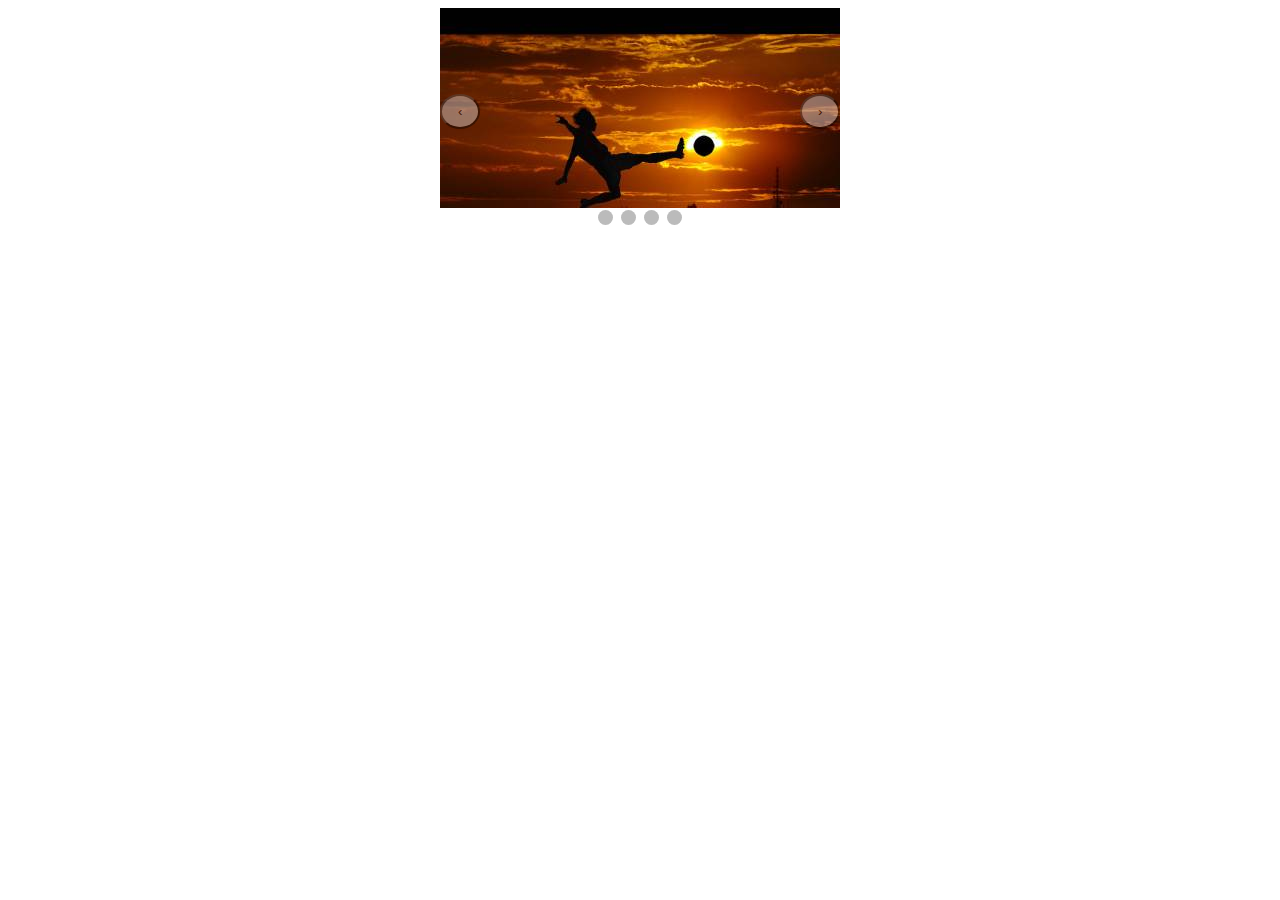
<file: JS-Projects/ast1/index.html>
<!DOCTYPE html>
<html>

<head>
  <meta charset="utf-8" />
  <meta http-equiv="X-UA-Compatible" content="IE=edge" />
  <title>Page Title</title>
  <meta name="viewport" content="width=device-width, initial-scale=1" />
  <link rel="stylesheet" type="text/css" media="screen" href="style.css" />
</head>

<body>
  <div id='carousel-container'>
    <div id='carousel-image-wrapper'>
      <img src="images/img1.jpg" alt="Image" />
      <img src="images/img2.jpg" alt="Image" />
      <img src="images/img3.jpg" alt="Image" />
      <img src="images/img4.jpg" alt="Image" />
    </div>
    <button id="previous-button" onclick="setDirectionLeft()">&#8249;</button>
    <button id="next-button" onclick="setDirectionRight()">&#8250;</button>
  </div>
  <div class="dot-buttons" style="text-align:center">
    <span id="0" class="inactive" onclick="dotOnclick(this.id)"></span>
    <span id="1" class="inactive" onclick="dotOnclick(this.id)"></span>
    <span id="2" class="inactive" onclick="dotOnclick(this.id)"></span>
    <span id="3" class="inactive" onclick="dotOnclick(this.id)"></span>
  </div>
  <script src="script.js"></script>
</body>

</html>
</file>
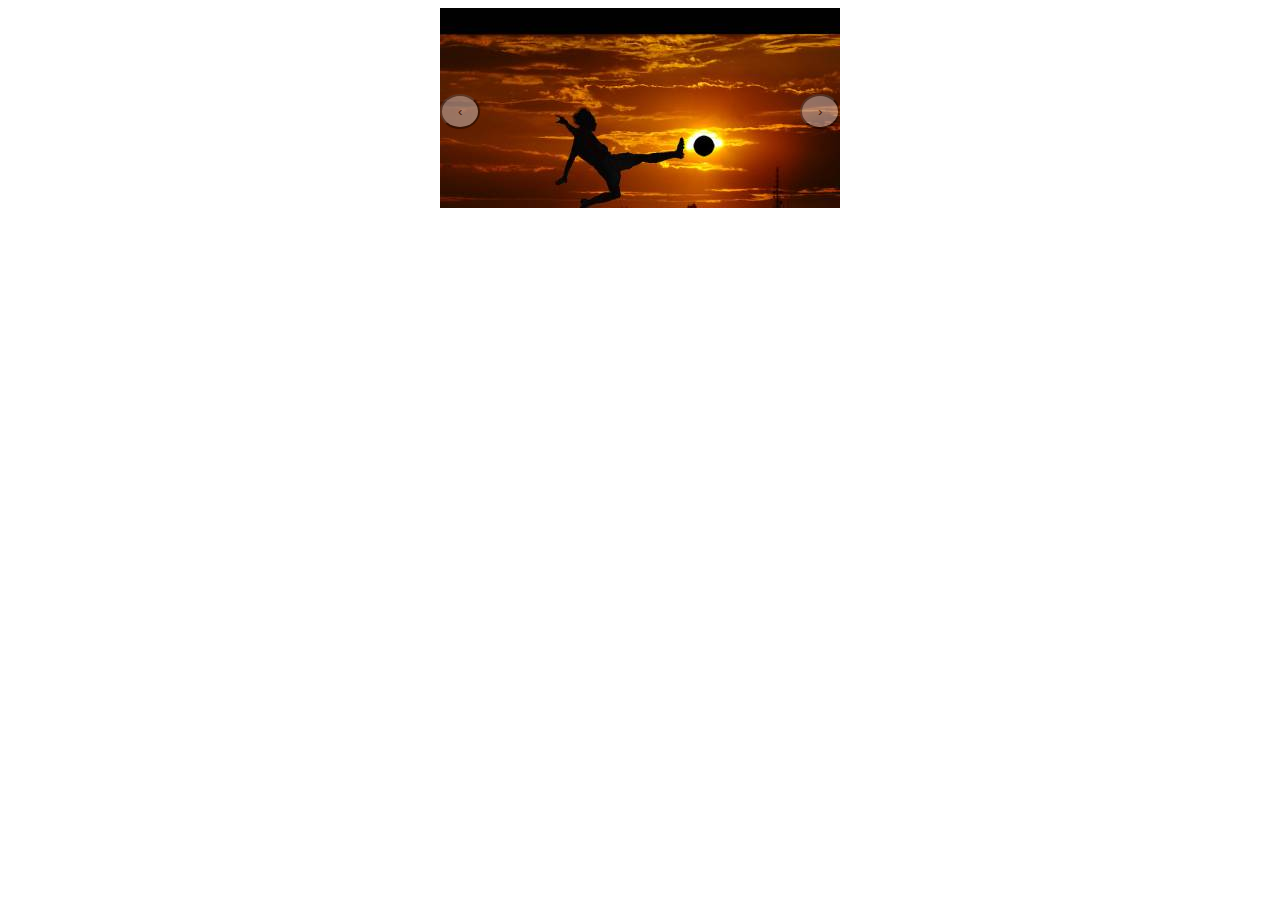
<file: JS-Projects/ast2/index.html>
<!DOCTYPE html>
<html>

<head>
  <meta charset="utf-8" />
  <meta http-equiv="X-UA-Compatible" content="IE=edge" />
  <title>Image Slider</title>
  <meta name="viewport" content="width=device-width, initial-scale=1" />
  <link rel="stylesheet" type="text/css" media="screen" href="style.css" />
</head>

<body>
  <div id='carousel-container'>
    <div id='carousel-image-wrapper'>
      <img src="images/img1.jpg" alt="Image" />
      <img src="images/img2.jpg" alt="Image" />
      <img src="images/img3.jpg" alt="Image" />
      <img src="images/img4.jpg" alt="Image" />
    </div>
    <button id="previous-button" onclick="">&#8249;</button>
    <button id="next-button" onclick="">&#8250;</button>
  </div>
  <script src="script.js"></script>
</body>

</html>
</file>
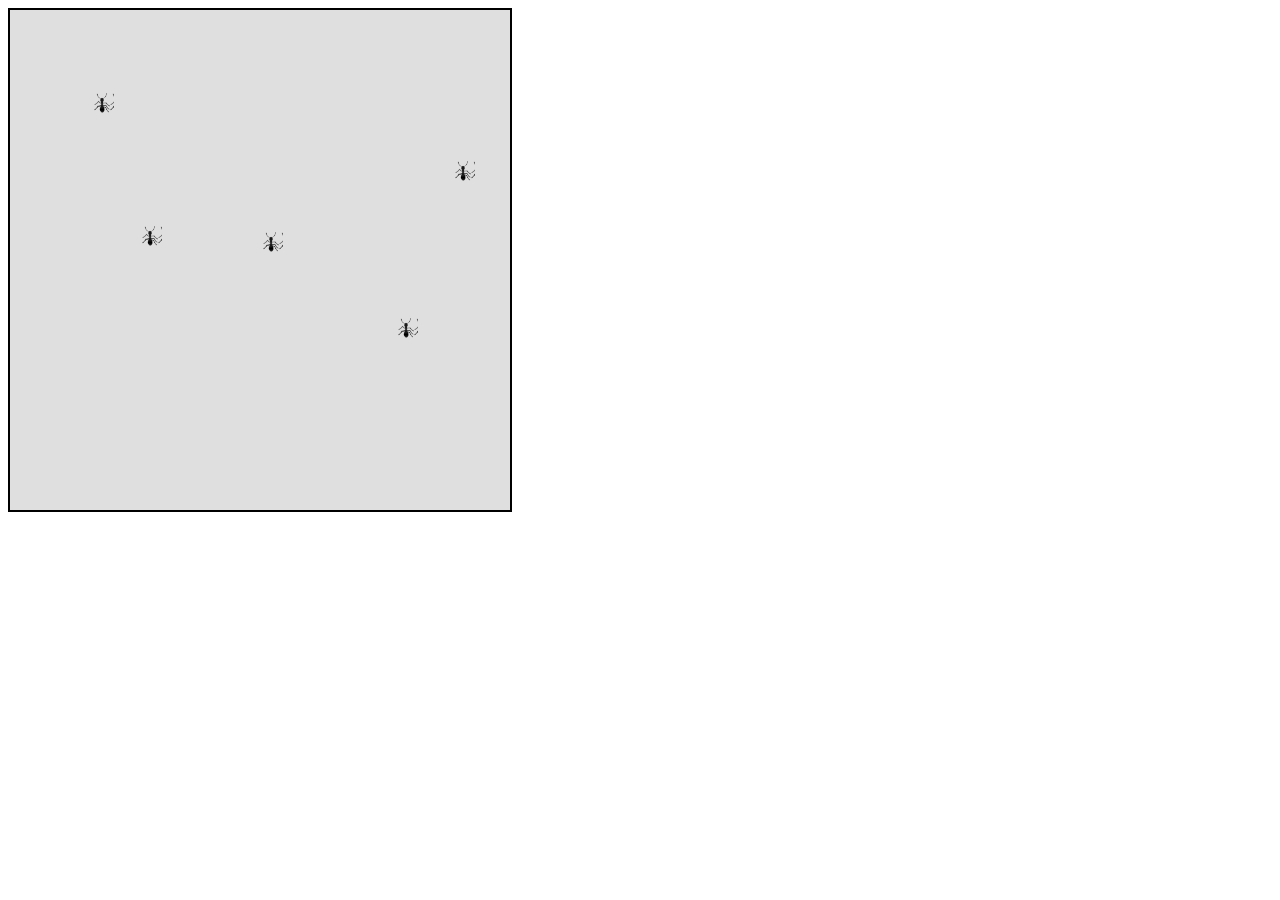
<file: JS-Projects/ast3/index.html>
<!DOCTYPE html>
<html>

<head>
  <meta charset='utf-8'>
  <meta http-equiv='X-UA-Compatible' content='IE=edge'>
  <title>Page Title</title>
  <meta name='viewport' content='width=device-width, initial-scale=1'>
  <link rel='stylesheet' type='text/css' media='screen' href='style.css'>
</head>

<body>
  <div class="collision-boundary" id="collision-boundary">
  </div>
  <script src='script.js'></script>
</body>

</html>
</file>
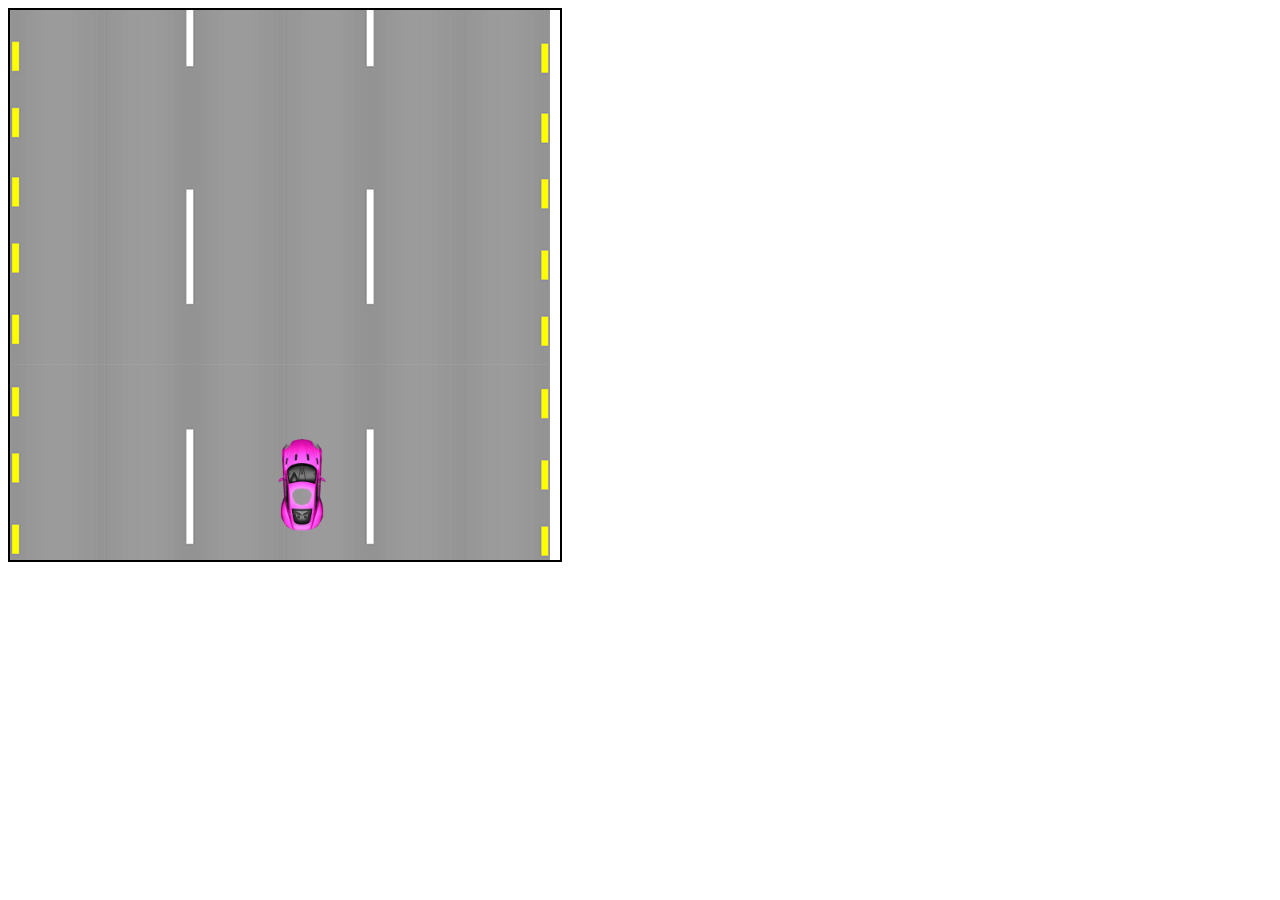
<file: JS-Projects/ast4/index.html>
<!DOCTYPE html>
<html>

<head>
    <meta charset='utf-8'>
    <meta http-equiv='X-UA-Compatible' content='IE=edge'>
    <title>Page Title</title>
    <meta name='viewport' content='width=device-width, initial-scale=1'>
    <link rel='stylesheet' type='text/css' media='screen' href='style.css'>
</head>

<body>
    <div class='app-container' id='app-container'>
    </div>
    <script src='script.js'></script>
</body>

</html>
</file>
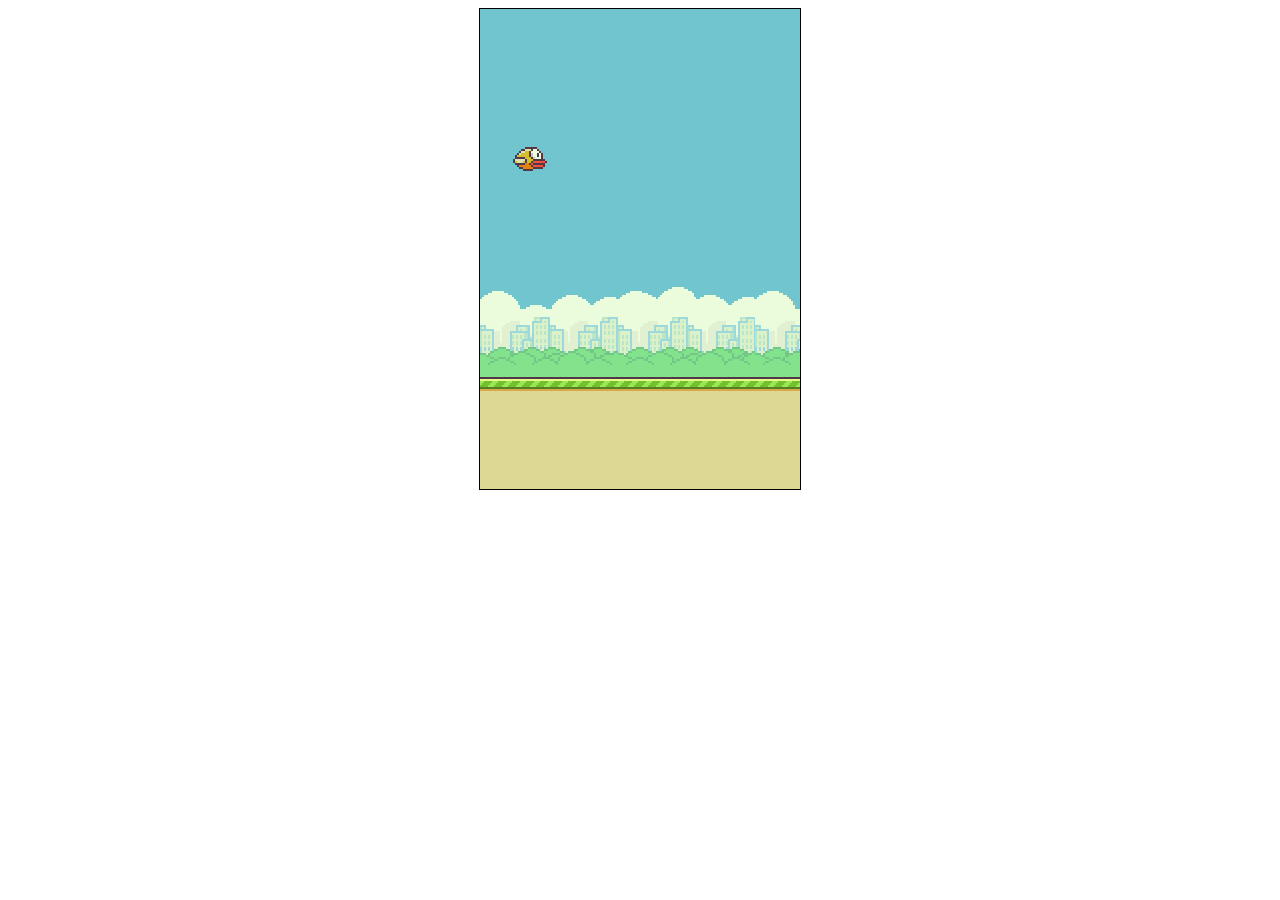
<file: JS-Projects/ast5/index.html>
<!DOCTYPE html>
<html>

<head>
    <meta charset='utf-8'>
    <meta http-equiv='X-UA-Compatible' content='IE=edge'>
    <title>Flappy Bird</title>
    <meta name='viewport' content='width=device-width, initial-scale=1'>
    <link rel='stylesheet' type='text/css' amedia='screen' href='style.css'>
</head>

<body>
    <canvas id='canvas-wraper' width="320" height="480">
    </canvas>
    <script src='js/load.js'></script>
    <script src='js/background.js'></script>
    <script src='js/greet.js'></script>
    <script src='js/bird.js'></script>
    <script src='js/pipes.js'></script>
    <script src='js/main.js'></script>
</body>

</html>
</file>
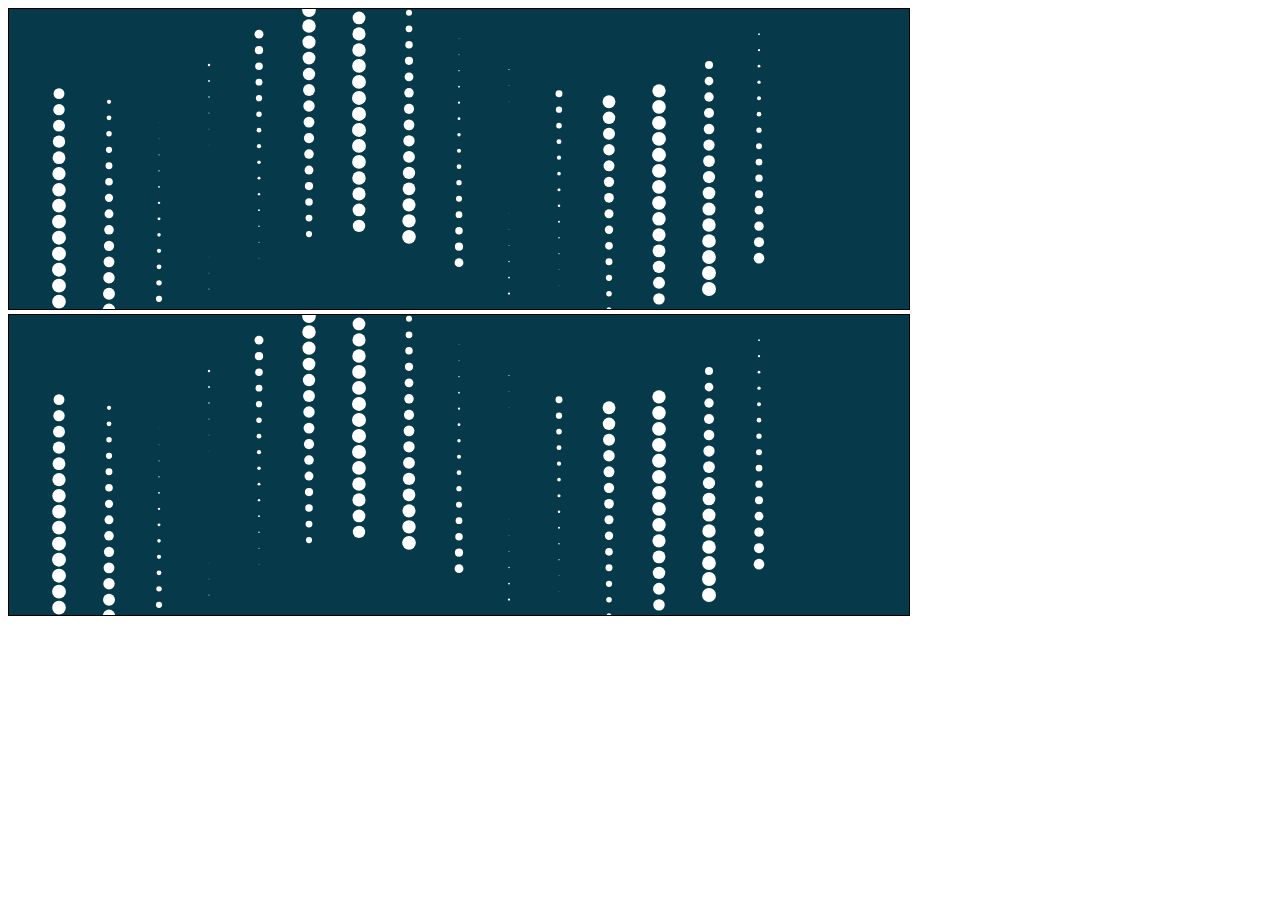
<file: JS-Projects/ast6/index.html>
<!DOCTYPE html>
<html>

<head>
    <meta charset='utf-8'>
    <meta http-equiv='X-UA-Compatible' content='IE=edge'>
    <title>Page Title</title>
    <meta name='viewport' content='width=device-width, initial-scale=1'>
    <link rel='stylesheet' type='text/css' media='screen' href='style.css'>

</head>

<body>
    <canvas id='mainCanvas' height="300" width="900"></canvas>
    <canvas id='mainCanvas2' height="300" width="900"></canvas>
    <script src='main.js'></script>
</body>

</html>
</file>
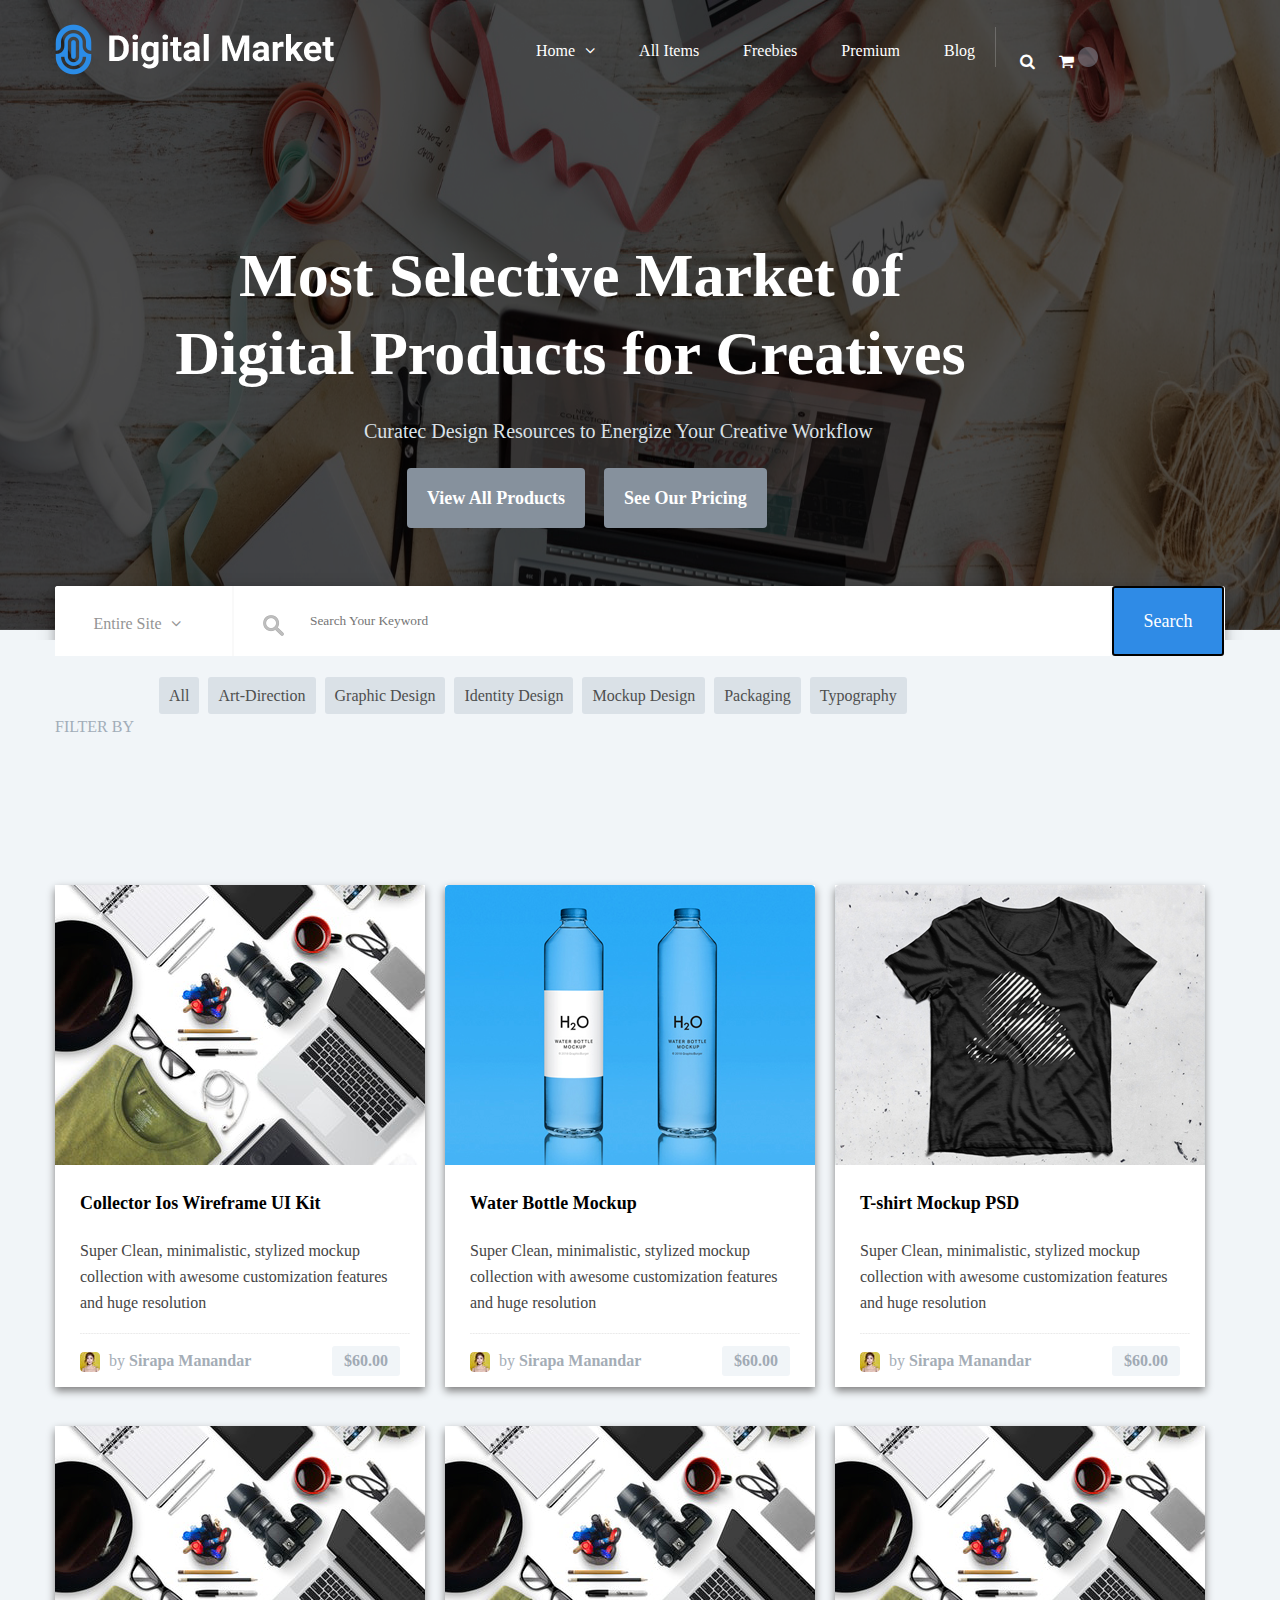
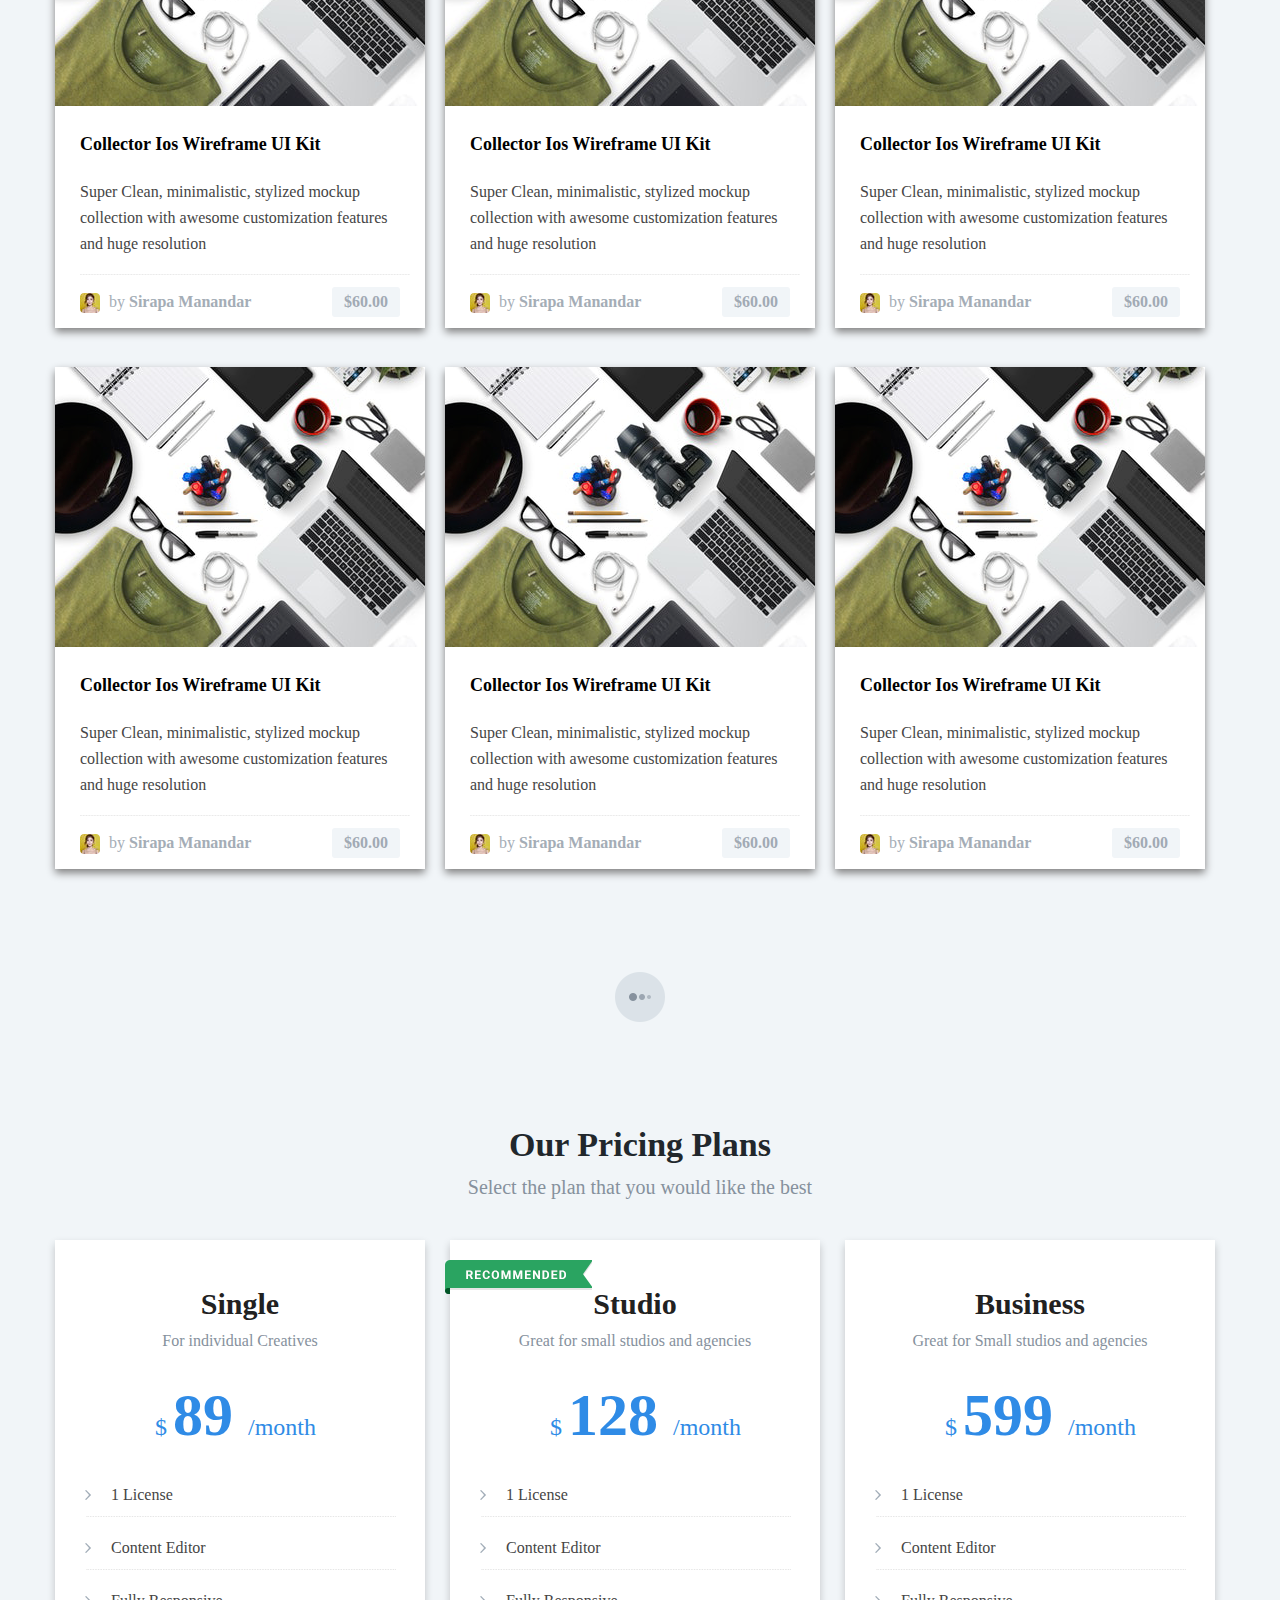
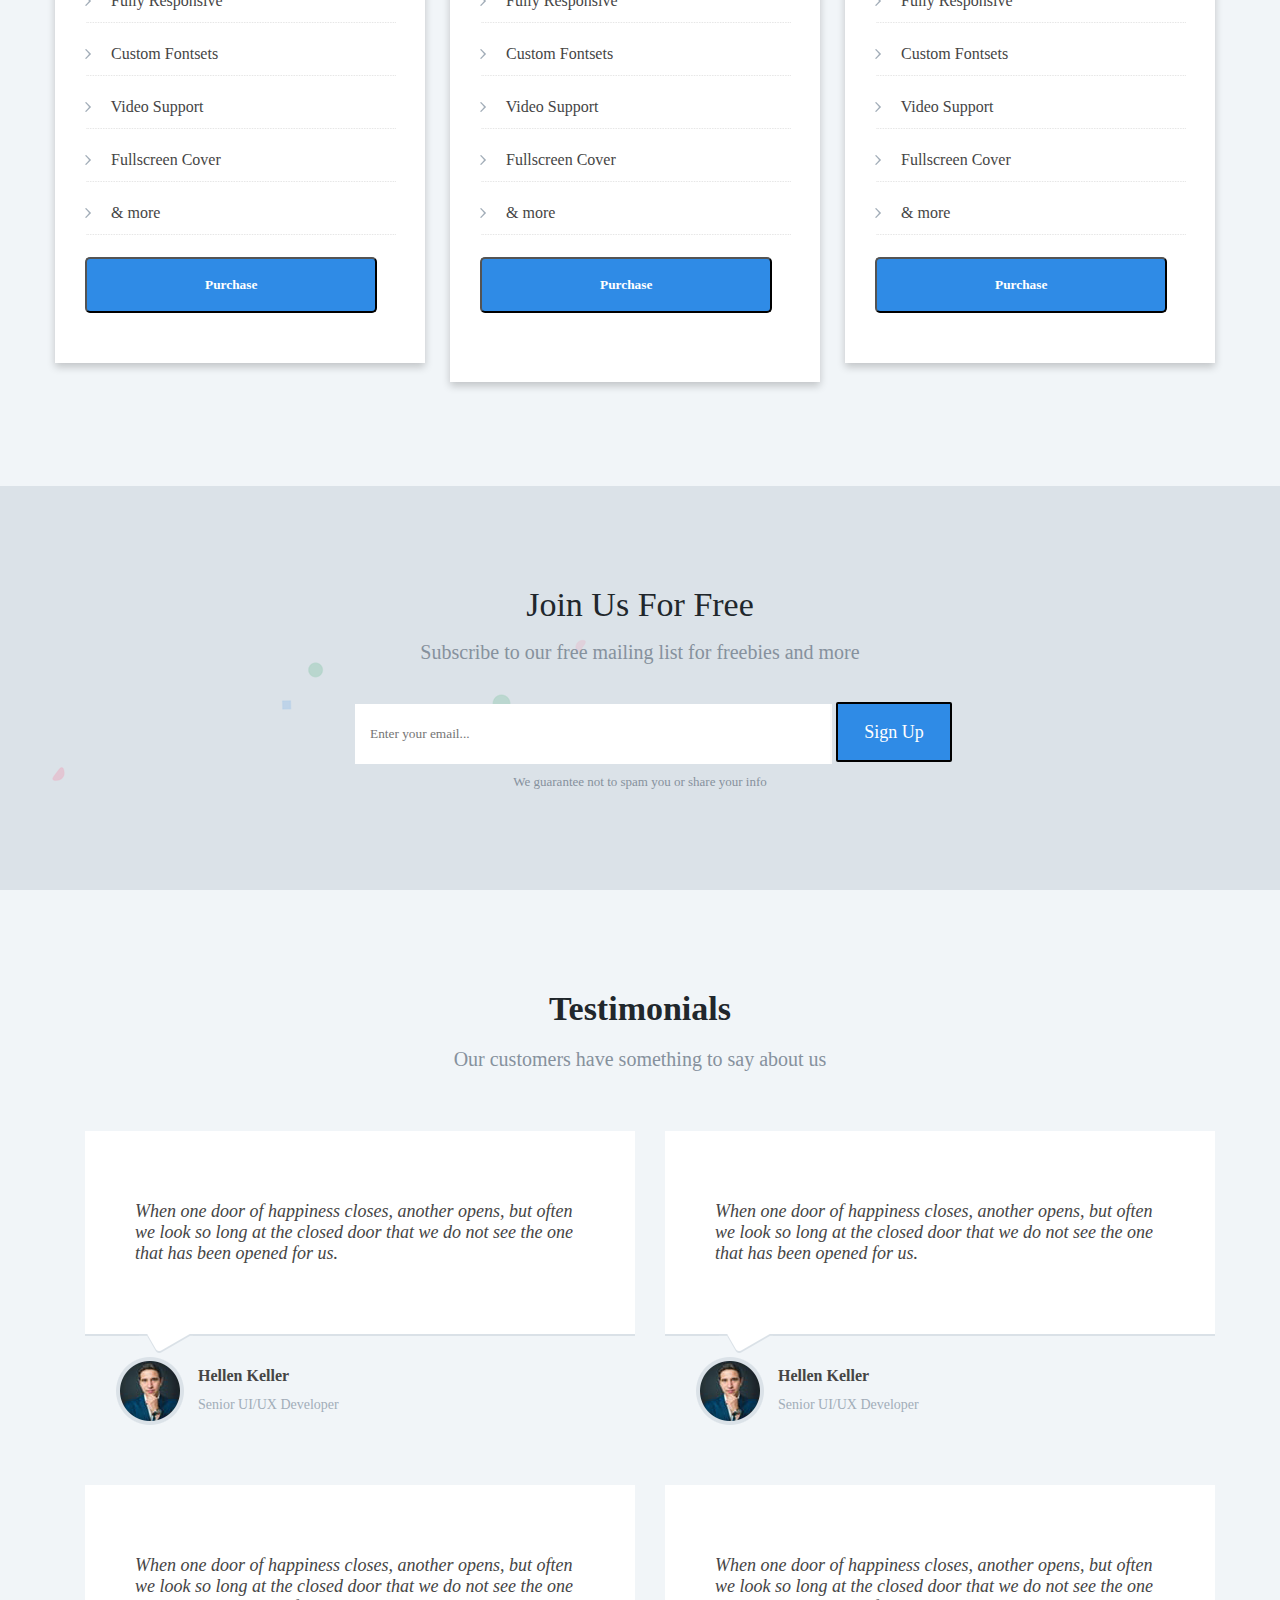
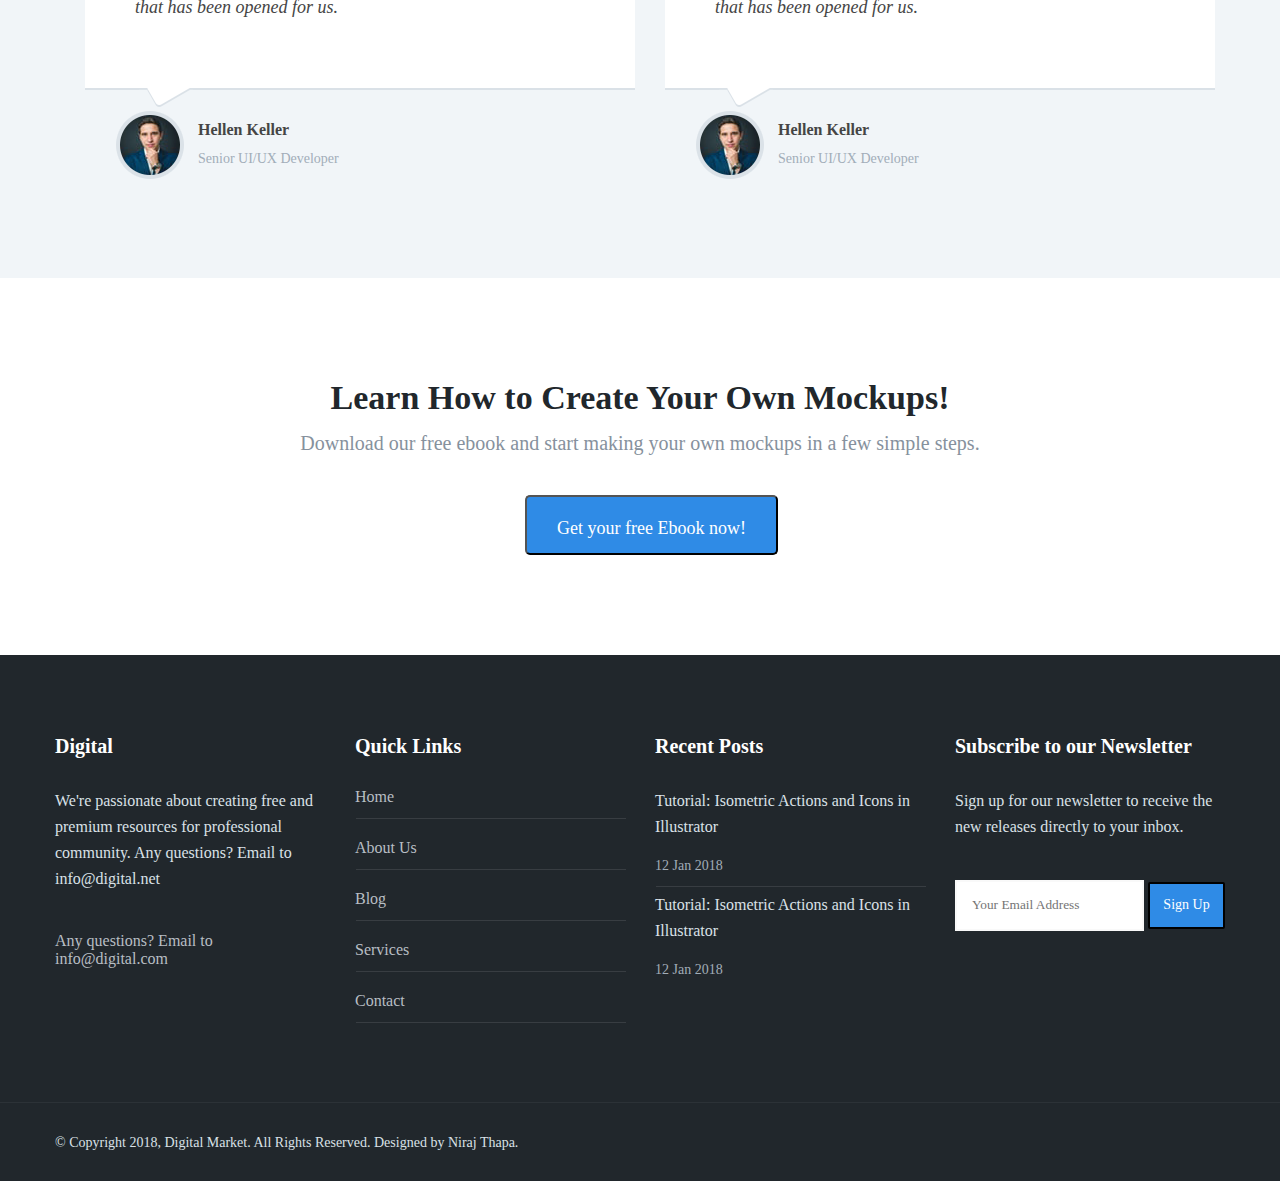
<file: Design/Final Project/Static/index.html>
<!DOCTYPE html>
<html>
    <head>
        <title>
            Digital Market
        </title>
        <link rel="stylesheet" type="text/css" href="css/reset.css">
        <link rel="stylesheet" type="text/css" href="css/layout.css">
        <link rel="stylesheet" type="text/css" href="css/style.css">
        <link rel="stylesheet" href="font-awesome/font-awesome/css/font-awesome.min.css">
        <!--[if lt IE 9]>
        <script src="/js/html5shiv.js"></script>
        <![endif]-->
    </head>
    <body> 
            <div class="header-wrapper">
                <div class="header-wrapper-main">
                    <div class="header-logo-menu clearfix">
                        <img class="logo" src="images/logo.png">
                        <div class="nav-menu-w-login clearfix">
                            <div class="nav-menu">
                                <nav class="menu-list">
                                    <ul>
                                        <li>Home<i class="icon-angle-down"></i></li>
                                        <li>All Items</li>
                                        <li>Freebies</li>
                                        <li>Premium</li>
                                        <li>Blog</li>
                                    </ul>
                                </nav>
                            </div>
                            <div class="cart-and-login clearfix">
                                <nav class="search-cart">
                                    <ul>
                                        <li>
                                             <img src="images/sep.png">
                                        </li>
                                        <li>
                                            <i class="icon-search"></i>
                                        </li>
                                        <li>
                                            <i class="icon-shopping-cart"></i>
                                        </li>
                                        <li>
                                            <img src="images/cart-base.png">
                                        </li>
                                    </ul>
                                </nav>
                                
                            </div>
                        </div>
                    </div>
                    <div class="heading-wrapper">
                        <h1 class="heading">Most Selective Market of
                        Digital Products for Creatives</h1>
                        <p class="heading-para">
                            Curatec Design Resources to Energize Your Creative Workflow
                        </p>
                        <div class="buttons">
                            <a class="view-all" href="#">View All Products</a>
                            <a class="view-all" href="#">See Our Pricing</a>
                        </div>
                        <div class="search">
                                <form>
                                  <div class="entire-site">
                                        <p>Entire Site<i class="icon-angle-down"></i></p>
                                  </div> 
                                  
                                  <div class="search-field">
                                    
                                        <input type="text" placeholder="Search Your Keyword">
                                  </div>
                                  <div class=search-submit>
                                        <input type="submit" value="Search">
                                  </div>
                                  </form>
                                  
                        </div>
                        <div class="filter-by">
                            <div class="filter-title">
                            <p>FILTER BY</p>
                            </div>
                            <ul class="filter-list">
                                <li>
                                   <a href="#" class="filter-button">All</a>
                                </li>
                                <li>
                                        <a href="#" class="filter-button">Art-Direction</a>
                                </li>
                                <li>
                                        <a href="#" class="filter-button">Graphic Design</a>
                                </li>
                                <li>
                                        <a href="#" class="filter-button">Identity Design</a>
                                </li>
                                <li>
                                        <a href="#" class="filter-button">Mockup Design</a>
                                </li>
                                <li>
                                        <a href="#" class="filter-button">Packaging</a>
                                </li>
                                <li>
                                        <a href="#" class="filter-button">Typography</a>
                                </li>
                            </ul>

                        </div>
                    </div>
                </div>
            </div>
            <div class="body-wrapper">
                <div class="body-wrapper-main">
                    <div class="product-cards">
        <!-- Cards start here-->
                            <div class="card">
                                <div class="card-image">
                                    <div class="back-box">
                                            <img src="images/product-1.png">
                                    </div>
                                    <div class="front-box">
                                           <ul class="hover-buttons">
                                               <li>
                                                   <a href="#"><img src="images/view-detail.png"></a>
                                               </li>
                                               <li>
                                                    <a href="#"><img src="images/Cart.png"></a>
                                                </li>
                                           </ul>
                                           <img class="stats-pic" src="images/stats-base.png">
                                    </div>
                                </div>
                                <div class="container">
                                        <div class="card-title">
                                        <p>Collector Ios Wireframe UI Kit</p>
                                        </div>
                                        <div class="card-description">
                                            <p>
                                                    Super Clean, minimalistic, stylized 
                                                    mockup collection with awesome customization 
                                                    features and huge resolution
                                            </p>
                                            <img src="images/card-border.png">
                                        </div>
                                        <div class="card-by clearfix">
                                            <div class="card-by-image">
                                                <img src="images/card-by-image.png">
                                            </div>
                                            <div class="card-by-name">
                                                <span>by</span>
                                                <span class="author">Sirapa Manandar</span>
                                            </div>
                                            <div class="card-price">
                                                <p>$60.00</p>
                                            </div>
                                        </div>
                                </div>
                            </div>
                            <div class="card">
                                    <div class="card-image">
                                        <div class="back-box">
                                                <img src="images/product-2.png">
                                        </div>
                                        <div class="front-box">
                                               <ul>
                                                   <li>
                                                       <a href="#"><img src="images/view-detail.png"></a>
                                                   </li>
                                                   <li>
                                                        <a href="#"><img src="images/view-detail.png"></a>
                                                    </li>
                                               </ul>
                                               <img class="stats-pic" src="images/stats-base.png">
                                        </div>
                                    </div>
                                    <div class="container">
                                            <div class="card-title">
                                            <p>Water Bottle Mockup</p>
                                            </div>
                                            <div class="card-description">
                                                <p>
                                                        Super Clean, minimalistic, stylized 
                                                        mockup collection with awesome customization 
                                                        features and huge resolution
                                                </p>
                                                <img src="images/card-border.png">
                                            </div>
                                            <div class="card-by clearfix">
                                                <div class="card-by-image">
                                                    <img src="images/card-by-image.png">
                                                </div>
                                                <div class="card-by-name">
                                                    <span>by</span>
                                                    <span class="author">Sirapa Manandar</span>
                                                </div>
                                                <div class="card-price">
                                                    <p>$60.00</p>
                                                </div>
                                            </div>
                                    </div>
                                </div>
                                <div class="card">
                                        <div class="card-image">
                                            <div class="back-box">
                                                    <img src="images/product-3.png">
                                            </div>
                                            <div class="front-box">
                                                   <ul>
                                                       <li>
                                                           <a href="#"><img src="images/view-detail.png"></a>
                                                       </li>
                                                       <li>
                                                            <a href="#"><img src="images/view-detail.png"></a>
                                                        </li>
                                                   </ul>
                                                   <img class="stats-pic" src="images/stats-base.png">
                                            </div>
                                        </div>
                                        <div class="container">
                                                <div class="card-title">
                                                <p>T-shirt Mockup PSD</p>
                                                </div>
                                                <div class="card-description">
                                                    <p>
                                                            Super Clean, minimalistic, stylized 
                                                            mockup collection with awesome customization 
                                                            features and huge resolution
                                                    </p>
                                                    <img src="images/card-border.png">
                                                </div>
                                                <div class="card-by clearfix">
                                                    <div class="card-by-image">
                                                        <img src="images/card-by-image.png">
                                                    </div>
                                                    <div class="card-by-name">
                                                        <span>by</span>
                                                        <span class="author">Sirapa Manandar</span>
                                                    </div>
                                                    <div class="card-price">
                                                        <p>$60.00</p>
                                                    </div>
                                                </div>
                                        </div>
                                    </div>
                                    <div class="card">
                                            <div class="card-image">
                                                <div class="back-box">
                                                        <img src="images/product-1.png">
                                                </div>
                                                <div class="front-box">
                                                       <ul>
                                                           <li>
                                                               <a href="#"><img src="images/view-detail.png"></a>
                                                           </li>
                                                           <li>
                                                                <a href="#"><img src="images/view-detail.png"></a>
                                                            </li>
                                                       </ul>
                                                       <img class="stats-pic" src="images/stats-base.png">
                                                </div>
                                            </div>
                                            <div class="container">
                                                    <div class="card-title">
                                                    <p>Collector Ios Wireframe UI Kit</p>
                                                    </div>
                                                    <div class="card-description">
                                                        <p>
                                                                Super Clean, minimalistic, stylized 
                                                                mockup collection with awesome customization 
                                                                features and huge resolution
                                                        </p>
                                                        <img src="images/card-border.png">
                                                    </div>
                                                    <div class="card-by clearfix">
                                                        <div class="card-by-image">
                                                            <img src="images/card-by-image.png">
                                                        </div>
                                                        <div class="card-by-name">
                                                            <span>by</span>
                                                            <span class="author">Sirapa Manandar</span>
                                                        </div>
                                                        <div class="card-price">
                                                            <p>$60.00</p>
                                                        </div>
                                                    </div>
                                            </div>
                                        </div>
                                        <div class="card">
                                                <div class="card-image">
                                                    <div class="back-box">
                                                            <img src="images/product-1.png">
                                                    </div>
                                                    <div class="front-box">
                                                           <ul>
                                                               <li>
                                                                   <a href="#"><img src="images/view-detail.png"></a>
                                                               </li>
                                                               <li>
                                                                    <a href="#"><img src="images/view-detail.png"></a>
                                                                </li>
                                                           </ul>
                                                           <img class="stats-pic" src="images/stats-base.png">
                                                    </div>
                                                </div>
                                                <div class="container">
                                                        <div class="card-title">
                                                        <p>Collector Ios Wireframe UI Kit</p>
                                                        </div>
                                                        <div class="card-description">
                                                            <p>
                                                                    Super Clean, minimalistic, stylized 
                                                                    mockup collection with awesome customization 
                                                                    features and huge resolution
                                                            </p>
                                                            <img src="images/card-border.png">
                                                        </div>
                                                        <div class="card-by clearfix">
                                                            <div class="card-by-image">
                                                                <img src="images/card-by-image.png">
                                                            </div>
                                                            <div class="card-by-name">
                                                                <span>by</span>
                                                                <span class="author">Sirapa Manandar</span>
                                                            </div>
                                                            <div class="card-price">
                                                                <p>$60.00</p>
                                                            </div>
                                                        </div>
                                                </div>
                                            </div>
                                            <div class="card">
                                                    <div class="card-image">
                                                        <div class="back-box">
                                                                <img src="images/product-1.png">
                                                        </div>
                                                        <div class="front-box">
                                                               <ul>
                                                                   <li>
                                                                       <a href="#"><img src="images/view-detail.png"></a>
                                                                   </li>
                                                                   <li>
                                                                        <a href="#"><img src="images/view-detail.png"></a>
                                                                    </li>
                                                               </ul>
                                                               <img class="stats-pic" src="images/stats-base.png">
                                                        </div>
                                                    </div>
                                                    <div class="container">
                                                            <div class="card-title">
                                                            <p>Collector Ios Wireframe UI Kit</p>
                                                            </div>
                                                            <div class="card-description">
                                                                <p>
                                                                        Super Clean, minimalistic, stylized 
                                                                        mockup collection with awesome customization 
                                                                        features and huge resolution
                                                                </p>
                                                                <img src="images/card-border.png">
                                                            </div>
                                                            <div class="card-by clearfix">
                                                                <div class="card-by-image">
                                                                    <img src="images/card-by-image.png">
                                                                </div>
                                                                <div class="card-by-name">
                                                                    <span>by</span>
                                                                    <span class="author">Sirapa Manandar</span>
                                                                </div>
                                                                <div class="card-price">
                                                                    <p>$60.00</p>
                                                                </div>
                                                            </div>
                                                    </div>
                                                </div>
                                                <div class="card">
                                                        <div class="card-image">
                                                            <div class="back-box">
                                                                    <img src="images/product-1.png">
                                                            </div>
                                                            <div class="front-box">
                                                                   <ul>
                                                                       <li>
                                                                           <a href="#"><img src="images/view-detail.png"></a>
                                                                       </li>
                                                                       <li>
                                                                            <a href="#"><img src="images/view-detail.png"></a>
                                                                        </li>
                                                                   </ul>
                                                                   <img class="stats-pic" src="images/stats-base.png">
                                                            </div>
                                                        </div>
                                                        <div class="container">
                                                                <div class="card-title">
                                                                <p>Collector Ios Wireframe UI Kit</p>
                                                                </div>
                                                                <div class="card-description">
                                                                    <p>
                                                                            Super Clean, minimalistic, stylized 
                                                                            mockup collection with awesome customization 
                                                                            features and huge resolution
                                                                    </p>
                                                                    <img src="images/card-border.png">
                                                                </div>
                                                                <div class="card-by clearfix">
                                                                    <div class="card-by-image">
                                                                        <img src="images/card-by-image.png">
                                                                    </div>
                                                                    <div class="card-by-name">
                                                                        <span>by</span>
                                                                        <span class="author">Sirapa Manandar</span>
                                                                    </div>
                                                                    <div class="card-price">
                                                                        <p>$60.00</p>
                                                                    </div>
                                                                </div>
                                                        </div>
                                                    </div>
                                                    <div class="card">
                                                            <div class="card-image">
                                                                <div class="back-box">
                                                                        <img src="images/product-1.png">
                                                                </div>
                                                                <div class="front-box">
                                                                       <ul>
                                                                           <li>
                                                                               <a href="#"><img src="images/view-detail.png"></a>
                                                                           </li>
                                                                           <li>
                                                                                <a href="#"><img src="images/view-detail.png"></a>
                                                                            </li>
                                                                       </ul>
                                                                       <img class="stats-pic" src="images/stats-base.png">
                                                                </div>
                                                            </div>
                                                            <div class="container">
                                                                    <div class="card-title">
                                                                    <p>Collector Ios Wireframe UI Kit</p>
                                                                    </div>
                                                                    <div class="card-description">
                                                                        <p>
                                                                                Super Clean, minimalistic, stylized 
                                                                                mockup collection with awesome customization 
                                                                                features and huge resolution
                                                                        </p>
                                                                        <img src="images/card-border.png">
                                                                    </div>
                                                                    <div class="card-by clearfix">
                                                                        <div class="card-by-image">
                                                                            <img src="images/card-by-image.png">
                                                                        </div>
                                                                        <div class="card-by-name">
                                                                            <span>by</span>
                                                                            <span class="author">Sirapa Manandar</span>
                                                                        </div>
                                                                        <div class="card-price">
                                                                            <p>$60.00</p>
                                                                        </div>
                                                                    </div>
                                                            </div>
                                                        </div>
                                                        <div class="card">
                                                                <div class="card-image">
                                                                    <div class="back-box">
                                                                            <img src="images/product-1.png">
                                                                    </div>
                                                                    <div class="front-box">
                                                                           <ul>
                                                                               <li>
                                                                                   <a href="#"><img src="images/view-detail.png"></a>
                                                                               </li>
                                                                               <li>
                                                                                    <a href="#"><img src="images/view-detail.png"></a>
                                                                                </li>
                                                                           </ul>
                                                                           <img class="stats-pic" src="images/stats-base.png">
                                                                    </div>
                                                                </div>
                                                                <div class="container">
                                                                        <div class="card-title">
                                                                        <p>Collector Ios Wireframe UI Kit</p>
                                                                        </div>
                                                                        <div class="card-description">
                                                                            <p>
                                                                                    Super Clean, minimalistic, stylized 
                                                                                    mockup collection with awesome customization 
                                                                                    features and huge resolution
                                                                            </p>
                                                                            <img src="images/card-border.png">
                                                                        </div>
                                                                        <div class="card-by clearfix">
                                                                            <div class="card-by-image">
                                                                                <img src="images/card-by-image.png">
                                                                            </div>
                                                                            <div class="card-by-name">
                                                                                <span>by</span>
                                                                                <span class="author">Sirapa Manandar</span>
                                                                            </div>
                                                                            <div class="card-price">
                                                                                <p>$60.00</p>
                                                                            </div>
                                                                        </div>
                                                                </div>
                                                            </div>
                    </div>

<!--Cards End here-->

                    <div class="loading">
                            <img src="images/loading.png">
                    </div>
                    <div class="our-prices">
                        <div class="op-title">
                            <h2>Our Pricing Plans</h2>
                            <p>Select the plan that you would like the best</p>
                        </div>
                        <div class="price-container">
                            <div class="price-card-small">
                                <span class="pc-type">
                                    Single
                                </span>
                                <span class="pc-description">
                                    For individual Creatives
                                </span>
                                <span class="pc-price">
                                    <span class="pc-dollar">
                                    $
                                    </span>
                                    <span class="pc-price-value">
                                    89
                                    </span>
                                    <span class="per-month">
                                    /month
                                    </span>
                                </span>
                                <ul class="feature-list">
                                    <li>
                                            1 License
                                    </li>
                                    <li>
                                            Content Editor
                                    </li>
                                    <li>
                                            Fully Responsive
                                    </li>
                                    <li>
                                            Custom Fontsets
                                    </li>
                                    <li>
                                            Video Support
                                    </li>
                                    <li>
                                            Fullscreen Cover
                                    </li>
                                    <li>
                                            & more
                                    </li>
                                    <div class="purchase-button-c">
                                            <button class="purchase-button" href="#">
                                                    Purchase
                                            </button>
                                    </div>
                                </ul>
                            </div>
                            <div class="price-card-small price-card-middle">
                                <img class="recommended" src="images/recommend.png">
                                    <span class="pc-type">
                                        Studio
                                    </span>
                                    <span class="pc-description">
                                        Great for small studios and agencies
                                    </span>
                                    <span class="pc-price">
                                        <span class="pc-dollar">
                                        $
                                        </span>
                                        <span class="pc-price-value">
                                        128
                                        </span>
                                        <span class="per-month">
                                        /month
                                        </span>
                                    </span>
                                    <ul class="feature-list">
                                        <li>
                                                1 License
                                        </li>
                                        <li>
                                                Content Editor
                                        </li>
                                        <li>
                                                Fully Responsive
                                        </li>
                                        <li>
                                                Custom Fontsets
                                        </li>
                                        <li>
                                                Video Support
                                        </li>
                                        <li>
                                                Fullscreen Cover
                                        </li>
                                        <li>
                                                & more
                                        </li>
                                        <div class="purchase-button-c">
                                                <button class="purchase-button" href="#">
                                                        Purchase
                                                </button>
                                        </div>
                                    </ul>
                            </div>
                            <div class="price-card-small price-card-last">
                                    <span class="pc-type">
                                        Business
                                    </span>
                                    <span class="pc-description">
                                        Great for Small studios and agencies
                                    </span>
                                    <span class="pc-price">
                                        <span class="pc-dollar">
                                        $
                                        </span>
                                        <span class="pc-price-value">
                                        599
                                        </span>
                                        <span class="per-month">
                                        /month
                                        </span>
                                    </span>
                                    <ul class="feature-list">
                                        <li>
                                                1 License
                                        </li>
                                        <li>
                                                Content Editor
                                        </li>
                                        <li>
                                                Fully Responsive
                                        </li>
                                        <li>
                                                Custom Fontsets
                                        </li>
                                        <li>
                                                Video Support
                                        </li>
                                        <li>
                                                Fullscreen Cover
                                        </li>
                                        <li>
                                                & more
                                        </li>
                                        <div class="purchase-button-c">
                                                <button class="purchase-button" href="#">
                                                        Purchase
                                                </button>
                                        </div>
                                    </ul>
                            </div>
                        </div>

                    </div>
                </div>
                <div class="join-us-container">
                    <div class="juc-main">
                        <p class="join-us-title">Join Us For Free</p>
                        <p class="ju-description">Subscribe to our free mailing list for freebies and more</p>
                        <div class="mail-letter-container">
                            <form>
                                <input class="ml-input" type="text" placeholder="Enter your email...">
                                <input class="ml-submit" type="submit" value="Sign Up">
                            </form>
                            <p class="disclaimer">We guarantee not to spam you or share your info</p>
                        </div>
                    </div>
                </div>

                <div class="testimonials">
                    <div class="testimonials-main">
                        <h2 class="tm-title">Testimonials</h2>
                        <p class="tm-para">Our customers have something to say about us</p>
                        <div class="testimonials-card-wrapper">
                            <div class="tc-container">
                                <div class="testimonials-card">
                                    <p class="testimonials-para">
                                            When one door of happiness closes, another opens, but often we look so
                                            long at the closed door that we do not see the one that has been opened for us.
                                    </p>
                                </div>
                                <img class="tm-arrow" src="images/testimonial-arrow.png">
                                <div class="tm-profile">
                                    <img class="tm-profile-pic" src="images/testimonial-photo.png">
                                    <p class="profile-name">Hellen Keller</p>
                                    <p class="profile-position">Senior UI/UX Developer</p>
                                </div>
                            </div>
                            <div class="tc-container">
                                <div class="testimonials-card">
                                        <p class="testimonials-para">
                                                When one door of happiness closes, another opens, but often we look so
                                                long at the closed door that we do not see the one that has been opened for us.
                                        </p>
                                </div>
                                <img class="tm-arrow" src="images/testimonial-arrow.png">
                                <div class="tm-profile">
                                        <img class="tm-profile-pic" src="images/testimonial-photo.png">
                                        <p class="profile-name">Hellen Keller</p>
                                        <p class="profile-position">Senior UI/UX Developer</p>
                                </div>
                            </div>
                            <div class="tc-container">
                                <div class="testimonials-card">
                                            <p class="testimonials-para">
                                                    When one door of happiness closes, another opens, but often we look so
                                                    long at the closed door that we do not see the one that has been opened for us.
                                            </p>
                                </div>
                                <img class="tm-arrow" src="images/testimonial-arrow.png">
                                <div class="tm-profile">
                                            <img class="tm-profile-pic" src="images/testimonial-photo.png">
                                            <p class="profile-name">Hellen Keller</p>
                                            <p class="profile-position">Senior UI/UX Developer</p>
                                </div>
                            </div>
                            <div class="tc-container">
                                <div class="testimonials-card">
                                                <p class="testimonials-para">
                                                        When one door of happiness closes, another opens, but often we look so
                                                        long at the closed door that we do not see the one that has been opened for us.
                                                </p>
                                </div>
                                            <img class="tm-arrow" src="images/testimonial-arrow.png">
                                <div class="tm-profile">
                                                <img class="tm-profile-pic" src="images/testimonial-photo.png">
                                                <p class="profile-name">Hellen Keller</p>
                                                <p class="profile-position">Senior UI/UX Developer</p>
                                </div>
                            </div>
                        </div>
                    </div>
                </div>
                <div class="learn-how">
                    <div class="learn-how-main">
                            <h2 class="lh-title">Learn How to Create Your Own Mockups!</h2>
                            <p class="lh-para">Download our free ebook and start making your own mockups in a few simple steps.</p>
                            <form action="#">
                                <input class="get-your-ebook" type="submit" value="Get your free Ebook now!" />
                            </form>
                    </div>
                </div>
            </div>
            <footer>
                <div class="footer-wr">
                    <div class="footer-wrapper-main">
                        <div class="footer-right-half">
                            <div class="digital-para">
                                <h2 class="dp-title">Digital</h2>
                                <p class="dp-para">We're passionate about creating free and premium resources for professional community.
                                    Any questions? Email to info@digital.net
                                </p>
                                <p class="dp-para-email">Any questions? Email to info@digital.com</p>
                            </div>
                            <div class="quick-links">
                                <h2 class="dp-title">Quick Links</h2>
                                <ul class="ql-list">
                                    <li>
                                        Home
                                    </li>
                                    <li>
                                        About Us
                                    </li>
                                    <li>
                                        Blog
                                    </li>
                                    <li>
                                        Services
                                    </li>
                                    <li>
                                        Contact
                                    </li>
                                </ul>
                            </div>
                        </div>
                        <div class="footer-left-half clearfix">
                            <div class="recent-posts">
                                    <h2 class="dp-title">Recent Posts</h2>
                                    <p class="dp-para-2">Tutorial: Isometric Actions and Icons in Illustrator
                                            </p>
                                    <p class="date">12 Jan 2018</p>
                                    <img src="images/breaker.png">
                                    <p class="dp-para-2">Tutorial: Isometric Actions and Icons in Illustrator
                                        </p>
                                    <p class="date">12 Jan 2018</p>
                            </div>
                            <div class="sign-up-news">
                                    <h2 class="dp-title">Subscribe to our Newsletter</h2>
                                    <p class="dp-para">Sign up for our newsletter to receive the new releases 
                                        directly to your inbox.</p>
                                    <div class="sign-up-footer">
                                            <form>
                                                    <input class="ml-input-footer" type="text" placeholder="Your Email Address">
                                                    <input class="ml-submit-footer" type="submit" value="Sign Up">
                                            </form>
                                    </div>
                            </div>
                        </div>
                    </div>
                </div>
                <div class="footer-bottom">
                        <div class="fb-main">
                            <p>© Copyright 2018, Digital Market. 
                                All Rights Reserved. Designed by Niraj Thapa. </p>
                        </div>
                    </div>
            </footer>
    </body>
</html>
</file>
<file: JS-Projects/ast1/style.css>
#carousel-container {
  position: relative;
  overflow: hidden;
  margin: auto;
}

#carousel-image-wrapper{
  position: absolute;
  display: flex;
}

button {
  text-decoration: none;
  padding: 8px 16px;
  position: absolute;
  display: inline;
  background-color: #f1f1f1;
  opacity: 0.4;
}
button:hover{
  background-color:green ;
  opacity: 0.8;
}

#previous-button {
  top: 86px;
  color: black;
  border-radius: 50%;
}

#next-button {
  top: 86px;
  left: 360px;
  color: black;
  border-radius: 50%;
}
.dot-buttons span{
  cursor: pointer;
  height: 15px;
  width: 15px;
  margin: 2px 2px;
  border-radius: 50%;
  display: inline-block;
  transition: background-color 0.6s ease;
}

.inactive{
  background-color: #bbb;
}

.active, .dot-buttons span:hover {
  background-color: #717171;
}
</file>
<file: JS-Projects/ast2/style.css>
#carousel-container {
  position: relative;
  overflow: hidden;
  margin: auto;
}

#carousel-image-wrapper{
  position: absolute;
  display: flex;
}

button {
  text-decoration: none;
  padding: 8px 16px;
  position: absolute;
  display: inline;
  background-color: #f1f1f1;
  opacity: 0.4;
}
button:hover{
  background-color:green ;
  opacity: 0.8;
}

#previous-button {
  top: 86px;
  color: black;
  border-radius: 50%;
}

#next-button {
  top: 86px;
  left: 360px;
  color: black;
  border-radius: 50%;
}
.dot-buttons span{
  cursor: pointer;
  height: 15px;
  width: 15px;
  margin: 2px 2px;
  border-radius: 50%;
  display: inline-block;
  transition: background-color 0.6s ease;
}

.inactive{
  background-color: #bbb;
}

.active, .dot-buttons span:hover {
  background-color: #717171;
}
</file>
<file: JS-Projects/ast3/style.css>
.collision-boundary {
    height: 500px;
    width: 500px;
    background: #dfdfdf;
    position: relative;
    border-style: solid;
    border-color: black;
    border-width: 2px;
  }
  
  .box{
    position: absolute;
    background-image: url('images/ant.gif');
    background-size: contain;
  }
</file>
<file: JS-Projects/ast4/style.css>
.app-container
{
    height: 550px;
    width: 550px;
    background:url('assets/road.png');
    background-repeat: repeat-y;
    position: relative;
    border-style: solid;
    border-color: black;
    border-width: 2px;
    overflow: hidden;
    z-index: 1;
}

.player-car{
    position: absolute;
    background: url('assets/carPlayer.png');
    background-size: contain;
    z-index: 2;
}

.opponent-car{
    position: absolute;
    background: url('assets/carOpponent.png');
    background-size: contain;
    background-repeat: no-repeat;
    z-index: 2;
}
</file>
<file: JS-Projects/ast5/style.css>
canvas{
    border: 1px solid #000000;
    margin: 0 auto;
    display: block;
}
</file>
<file: JS-Projects/ast6/style.css>
canvas{
    border-style: solid;
    border-width: 1px;
    border-color: black;
    margin: 0 auto;
    background-color: #063a4a;
}
</file>
<file: Design/Final Project/Static/css/layout.css>
.header-wrapper{
    background: url("../images/main-bg.png");
    background-size: 100% 640px;
}
.header-wrapper-main{
    width: 1170px;
    margin: 0 auto;
    height: 640px;
}

.header-logo-menu{
    display: inline-block;
}

img.logo{
    padding-top: 24px;
    float: left;
    padding-right: 202px;
}

.nav-menu-w-login{
    float: right;
}

.nav-menu{
    float: left;
}

nav.menu-list{
    padding-top:42px;
}

.nav-menu ul li{
    font-family: "Roboto";
    list-style: none;
    color: white;
    display: inline;
    padding-left: 40px;
}

.nav-menu ul li:first-child{
    padding-left: 0px;
}

.icon-angle-down{
    padding-left: 10px;
}
.cart-and-login{
    float: left;
    padding-top:27px;
}
.cart-and-login ul li{
    list-style: none;
    color: white;
    display: inline;
    padding-left: 20px;
    padding-bottom: 10px;
}
.cart-and-login ul li:last-child{
    padding-left: 0px;
}
.login{
    float: right;
    width=94px;
    height: 40px;
    background: #2f8be6;
    padding: 3px 25px 3px 25px;
    text-align: center;
    border-radius: 3px;
    color: white;
    font-weight: bold;
    text-decoration: none;
}

h1.heading{
    color: white;
    padding-top: 158px;
    font-size: 62px;
    padding-left:100px;
    font-family: "Roboto";
    font-weight: bold;
    line-height: 1.258;
    text-align: center;
    width: 831px;
    height: 139px;
}

p.heading-para{
    color: rgb(218, 225, 231);
    padding-top: 44px;
    padding-bottom: 45px;
    padding-left:309px;
    font-size: 20px;
    font-family: "Roboto";
}

a.view-all{
    width: 197px;
    height: 62px;
    background: #86919d;
    padding: 20px;
    text-align: center;
    font-size: 18px;
    font-family: "Roboto";
    color: rgb(255, 255, 255);
    border-radius: 4px;
    font-weight: bold;
    margin-right: 15px;
    text-decoration: none;
}

a.view-all:hover{
    background:#2f8be6;
}

.buttons{
    display: inline;
    padding-left: 352px;
    text-align: center;
}

.search{
    margin-top: 77px;
    height: 70px;
    background-color:  white;
    border-radius: 3px;
    box-shadow: 0 4px 8px 0 rgba(0, 0, 0, 0.2), 0 6px 20px 0 rgba(0, 0, 0, 0.19);
}

.entire-site {
    font-size: 16px;
    font-family: "Roboto";
    color: rgb(148, 148, 148);
    float: left;
    background-color:white;
    width: 165px;
    text-align: center;
    border-style: solid;
    border-width: 0px 2px 0px 0px;
    border-radius: 3px 0px 0px 0px;
    border-color:  #f9f9f9;;
    padding-right: 12px;
    padding-top: 29px;
    height: 41px;
  }

  .search-field input{
      float: left;
      width: 800px;
      background-color:white;
      height: 70px;
      border-style: solid;
      border-width: 0px 2px 0px 0px;
        border-color:  #f9f9f9;;
        background-image: url(../images/searchicon.png);
        background-position: 29px 29px; 
        background-repeat: no-repeat;
        padding-left: 76px;
  }

  .search-submit input{
    width: 112px;
    height: 70px;
    background-color: #2f8be6;
    padding: 0px 20px;
    color: white;
    font-size: 18px;
    border-style: solid;
    border-radius: 3px;
}

  .filter-by{
      padding-top: 20px;
      display: inline;
  }
  a.filter-button{
    background: #dae1e7;
    padding: 10px;
    text-align: center;
    border-radius: 3px;
    color: #4e4f4f;
    margin-right: 5px;
    text-decoration: none;
  }

  .filter-title{
      float: left;
      padding-right: 25px;
      padding-top: 31px;
      color: #a2adb8;
  }

  .filter-list{
    margin-top: 31px;
  }
  .filter-list li{
      
      list-style: none;
      display: inline;
  }

  .filter-button:hover{
    background:#2f8be6;
  }

  .body-wrapper{
    background-color: #f1f5f8;
}

.body-wrapper-main{
    width:1170px;
    margin: 0 auto;
}
    .product-cards{
        padding-top: 149px;
        display: inline-block;
    }
   div.card{
        float: left;
        width: 370px;
        height: 502px;
        box-shadow: 0 4px 8px 0 grey;
        background-color: white;
        margin-right:20px;
        margin-bottom: 39px;
    }
    .card-image{
        height: 280px;
        width:370px;
        position: relative;
    }

    .back-box{  
        z-index: 10;
    }

    .front-box{
        display: none;
        z-index: 20;
    }
    .front-box ul{
        position: absolute;
        z-index: 30;
        bottom:115px;
        left:140px;
    }
    .front-box ul li{
        list-style: none;
        display: inline-block;
    }

    .stats-pic{
        position: absolute;
        z-index: 40;
        display: none;
        top:10px;
        left:10px;
    }

    .card-image:hover .front-box{
        display: block;
    }
    .card-image:hover .stats-pic{
        display: block;
    }
    .card-image:hover .back-box{
        opacity: 0.2;
    }
    .container{
        padding-left: 25px;
        padding-right: 25px;
    }

    .card-title{
        padding-top: 28px;
        padding-bottom: 24px;
        font-size: 18px;
        font-family: "Roboto";
       /* color: rgb(47, 139, 230);  HOVER COLOUR*/
       color: black;
        font-weight: bold
    }
    
    .card-description{
        font-size: 16px;
        font-family: "Roboto";
        color: rgb(69, 69, 69);
        line-height: 1.625;
    }

    .card-by{
        display: inline;
    }

    .card-by-image{
        float: left;
        padding-top: 10px;
        padding-right: 9px;
    }

    .card-by-name{
        float: left;
        padding-top: 10px;
        color: #a4adb6;
        width: auto;
    }

    span.author{
        font-weight: bold;
    }

    .card-price{
        float: right;
        margin-top: 4px;
        padding: 6px 12px;
        background-color: #f1f5f8;
        color: #a1aab4;
        font-weight: bold;
        border-radius: 3px;
    }

    .loading{
        margin: 0 auto;
        padding-top: 60px;
        text-align: center;
        margin-bottom: 100px;
    }

    .our-prices{
        margin: 0 auto;
    }
    .op-title h2{
        text-align: center;
        font-size: 34px;
        color: rgb(33, 39, 44);
    }

    .op-title p{
        padding-top: 12px;
        padding-bottom: 41px;
        text-align: center;
        font-size: 20px;
        color: rgb(134, 145, 157);
    }

    .price-container{
        display: inline-block;
    }
    
    .price-card-small{
        float: left;
        margin-right: 25px;
        width: 370px;
        box-shadow: 0 4px 8px 0 rgba(0,0,0,0.2);
        background:white;
    }

    .price-card-middle{
        position: relative;
        z-index: 10;
        padding-bottom: 19px;
    }
    img.recommended{
        padding-top: 20px;
        padding-bottom: 22px;
        position: absolute;
        z-index: 20;
        left:-6px;
    }

    .price-card-last{
        margin-right: 0px;
    }

    span.pc-type{
        font-size: 30px;
        color: rgb(33, 33, 33);
        display: block;
        padding-top: 47px;
        text-align: center;
        font-weight: bold;
    }

    span.pc-description{
        display: block;
        font-size: 16px;
        color: rgb(134, 145, 157);
        text-align: center;
        padding-top:11px;
        padding-bottom: 31px;
    }

    span.pc-price{
        display: inline-block;
        padding-left: 100px;
        padding-bottom: 36px;
    }

    span.pc-dollar{
        font-family: "Roboto Light";
        font-size: 24px;
        color: #2f8be6;
        font-weight: lighter;
        text-align: center;
    }

    span.pc-price-value{
        font-family: "Roboto Medium";
        font-size: 60px;
        color: #2f8be6;
        font-weight: bold;
    }

    span.per-month{
        font-family: "Roboto Light";
        font-size: 24px;
        color: #2f8be6;
        font-weight: lighter;
    }

    ul.feature-list li{
        list-style: none;
        padding-left: 30px;
        color: #454545;
        padding-bottom: 17px;
    }

    ul.feature-list li:before{
        content: url("../images/arrow-right.png");
        padding-right: 16px;
    }

    ul.feature-list li::after{
        content: "\A";
        content: url("../images/prices-list-border.png");
        padding-bottom: 17px;
    }

    .purchase-button-c button{
    margin-left: 30px;
    margin-bottom: 50px;
    background: #2f8be6;
    padding: 18px 118px 18px 118px;
    text-align: center;
    border-radius: 5px;
    color: white;
    font-weight: bold;
    text-decoration: none;
    }

    .join-us-container{
        margin-top:100px;
        background-image: url(../images/join-us-bg.png);
    }

    .juc-main{
        width: 1170px;
        margin: 0 auto;
    }
    
    p.join-us-title{
        padding-top: 100px;
        font-size: 34px;
        font-family: "Roboto";
        color: rgb(33, 39, 44);
        text-align: center;
        padding-bottom: 17px;
    }

    p.ju-description{
        font-size: 20px;
        font-family: "Roboto";
        color: rgb(134, 145, 157);
        text-align: center;
        padding-bottom: 38px;
    }

    .ml-input{
        width: 460px;
        background-color:white;
        height: 60px;
        border-style: solid;
        border-width: 0px 2px 0px 0px;
        border-color:  #f9f9f9;;
        padding-left: 15px;
        margin-left: 300px;
    }

    .ml-submit{
        width: 116px;
        height: 60px;
        background-color: #2f8be6;
        padding: 0px 20px;
        color: white;
        font-size: 18px;
        border-style: solid;
        border-radius: 2px;
    }

    p.disclaimer{
        font-size: 13px;
        font-family: "Roboto";
        color: rgb(134, 145, 157);
        text-align: center;
        padding-top:10px;
        padding-bottom: 100px;
    }

    .testimonials{
        background: #f1f5f8;
    }

    .testimonials-main{
        width: 1170px;
        margin: 0 auto;
    }
    h2.tm-title{
        padding-top: 100px;
        text-align: center;
        font-size: 34px;
        font-family: "Roboto";
        color: rgb(33, 39, 44);
    }

    .tm-para{
        padding-top: 20px;
        font-size: 20px;
        font-family: "Roboto";
        color: rgb(134, 145, 157);
        text-align: center;
    }

    .testimonials-card-wrapper{
        display: inline-block;
    }
    .tc-container{
        float: left;
        margin-left: 30px;
    }
    .testimonials-card{
        width: 550px;
        background: #ffffff;
        margin-top: 60px;
        box-shadow: 0px 2px #dae1e7;
    }

    p.testimonials-para{
        font-size: 18px;
        font-family: "Roboto";
        color: rgb(69, 69, 69);
        font-style: italic;
        padding: 70px 58px 70px 50px;
    }
    img.tm-arrow{
        padding-left: 54px;
    }
    .tm-profile{
        padding-left: 31px;
    }
    img.tm-profile-pic{
        float: left;
        padding-right: 14px;
    }

 p.profile-name{
     padding-top: 10px;
     padding-bottom: 12px;
     font-size:16px;
     font-family:"Roboto Bold";
     font-weight: bold;
     color: #454545;
 }

 p.profile-position{
     color: #a2adb8;
     font-size: 14px;
     font-family: "Roboto Regular";
 }
.learn-how{
    background: #ffffff;
}
 .learn-how-main{
     width: 1170px;
     margin: 0 auto;
     margin-top: 95px;
 }

 h2.lh-title{
    font-size: 34px;
    font-family: "Roboto Medium";
    color: rgb(33, 39, 44);
    text-align: center;
    padding-top: 101px;
 }

 p.lh-para{
    font-size: 20px;
    font-family: "Roboto";
    color: rgb(134, 145, 157);
    text-align: center;
    padding-top: 15px;
    padding-bottom: 40px;
 }
.get-your-ebook{
    width: 253px;
        height: 60px;
        background-color: #2f8be6;
        padding: 21px 26px;
        color: white;
        font-size: 18px;
        border-radius: 5px;
        text-decoration: none;
    text-align: center;
    margin-left: 470px;
    margin-bottom: 100px;
}

.footer-wr{
    background: #21272C;
    height: 447px;
}

.footer-wrapper-main{
    
    width: 1170px;
    margin:0 auto;
    color:#b8bec4;
}

.footer-right-half{
    margin-top:80px;
    width: 570px;
    float:left;
}

.digital-para{
    float: left;
    text-align: left;
    width: 270px;
    margin-right:30px;
}

h2.dp-title{
    font-size: 20px;
  font-family: "Roboto";
  color: rgb(255, 255, 255);
  font-weight: bold;
  padding-bottom:30px;

}

p.dp-para{
    font-size: 16px;
    font-family: "Roboto";
    color: rgb(218, 225, 231);
    padding-bottom: 40px;
    line-height: 1.625;
}

.quick-links{
    width: 270px;
    float: left;
}
 .quick-links ul li{
     padding-bottom: 15px;
     list-style: none;
 }

 .quick-links ul li::after{
     content:url(../images/breaker.png);
     padding-bottom: 15px;
 }

 .footer-left-half{
    margin-top:80px;
    width: 570px;
    float:right;
 }
.recent-posts{
    float: left;
    width:270px;
    margin-right: 30px;;
}

.dp-para-2{
    font-size: 16px;
    font-family: "Roboto";
    color: rgb(218, 225, 231);
    line-height: 1.625;
}
 .date{
    font-size: 14px;
    font-family: "Roboto Regular";
    color:#a2adb8;
    padding-top:18px;
    padding-bottom:-22px;
 }

 .sign-up-news{
 }

.ml-input-footer{
    width: 170px;
    background-color:white;
    height: 47px;
    border-style: solid;
    border-color:  #f9f9f9;;
    padding-left: 15px;
}

.ml-submit-footer{
    width: 77px;
    height: 47px;
    background-color: #2f8be6;
    color: white;
    font-size: 14px;
    border-style: solid;
    border-radius: 2px;
    text-align: center;
}

.footer-bottom{
    background: #21272C;
    border-style: solid;
    border-width: 1px 0px 0px 0px;
    border-color: #2c3237;
    
    
}

.fb-main{
    width: 1170px;
    margin: 0 auto;
    
    
}
.fb-main p{
    padding-top:32px;
    padding-bottom: 30px;
    font-size: 14px;
    font-family: "Roboto";
    color: rgb(218, 225, 231);
}
</file>
<file: Design/Final Project/Static/css/style.css>
/*



*/
</file>
